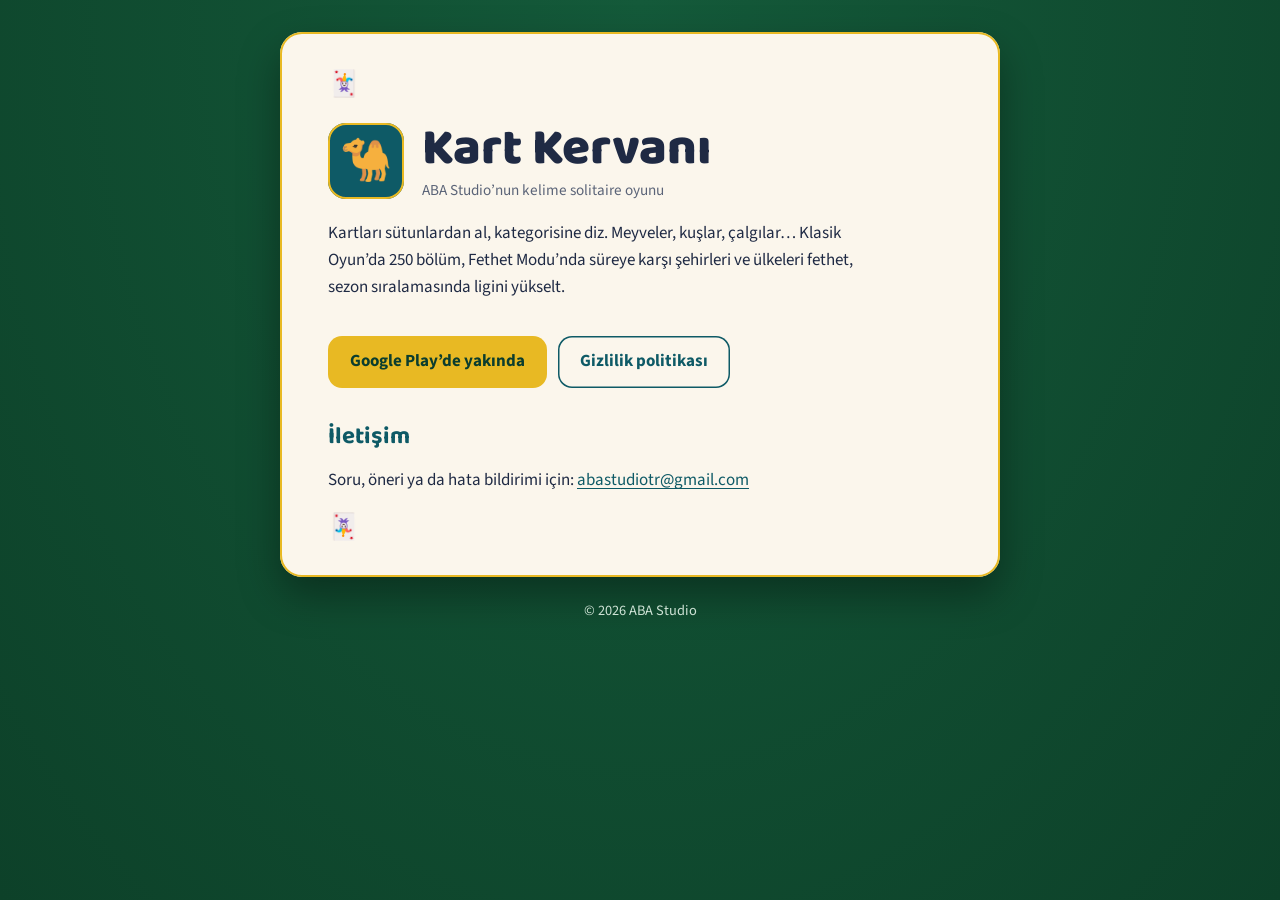
<file: index.html>
<!doctype html>
<html lang="tr">
<head>
<meta charset="utf-8">
<meta name="viewport" content="width=device-width, initial-scale=1">
<title>Kart Kervanı: Kelime Solitaire – ABA Studio</title>
<meta name="description" content="Kart Kervanı: kelimeleri kategorilerine dizdiğin Türkçe bir kelime solitaire oyunu.">
<link rel="preconnect" href="https://fonts.googleapis.com">
<link rel="preconnect" href="https://fonts.gstatic.com" crossorigin>
<link href="https://fonts.googleapis.com/css2?family=Baloo+2:wght@700;800&family=Source+Sans+3:wght@400;600&display=swap" rel="stylesheet">
<link rel="stylesheet" href="stil.css">
</head>
<body>
<main class="kart">
  <div class="kose" aria-hidden="true">🃏</div>

  <div class="uygulama">
    <div class="ikon" aria-hidden="true">🐪</div>
    <div>
      <h1>Kart Kervanı</h1>
      <p class="alt-yazi" style="margin:0">ABA Studio’nun kelime solitaire oyunu</p>
    </div>
  </div>

  <p>Kartları sütunlardan al, kategorisine diz. Meyveler, kuşlar, çalgılar… Klasik Oyun’da 250 bölüm,
     Fethet Modu’nda süreye karşı şehirleri ve ülkeleri fethet, sezon sıralamasında ligini yükselt.</p>

  <a class="dugme" href="#" aria-disabled="true">Google Play’de yakında</a>
  <a class="dugme soluk" href="gizlilik.html">Gizlilik politikası</a>

  <h2>İletişim</h2>
  <p>Soru, öneri ya da hata bildirimi için: <a href="mailto:abastudiotr@gmail.com">abastudiotr@gmail.com</a></p>

  <div class="kose alt" aria-hidden="true">🃏</div>
</main>
<footer>© 2026 ABA Studio</footer>
</body>
</html>
</file>
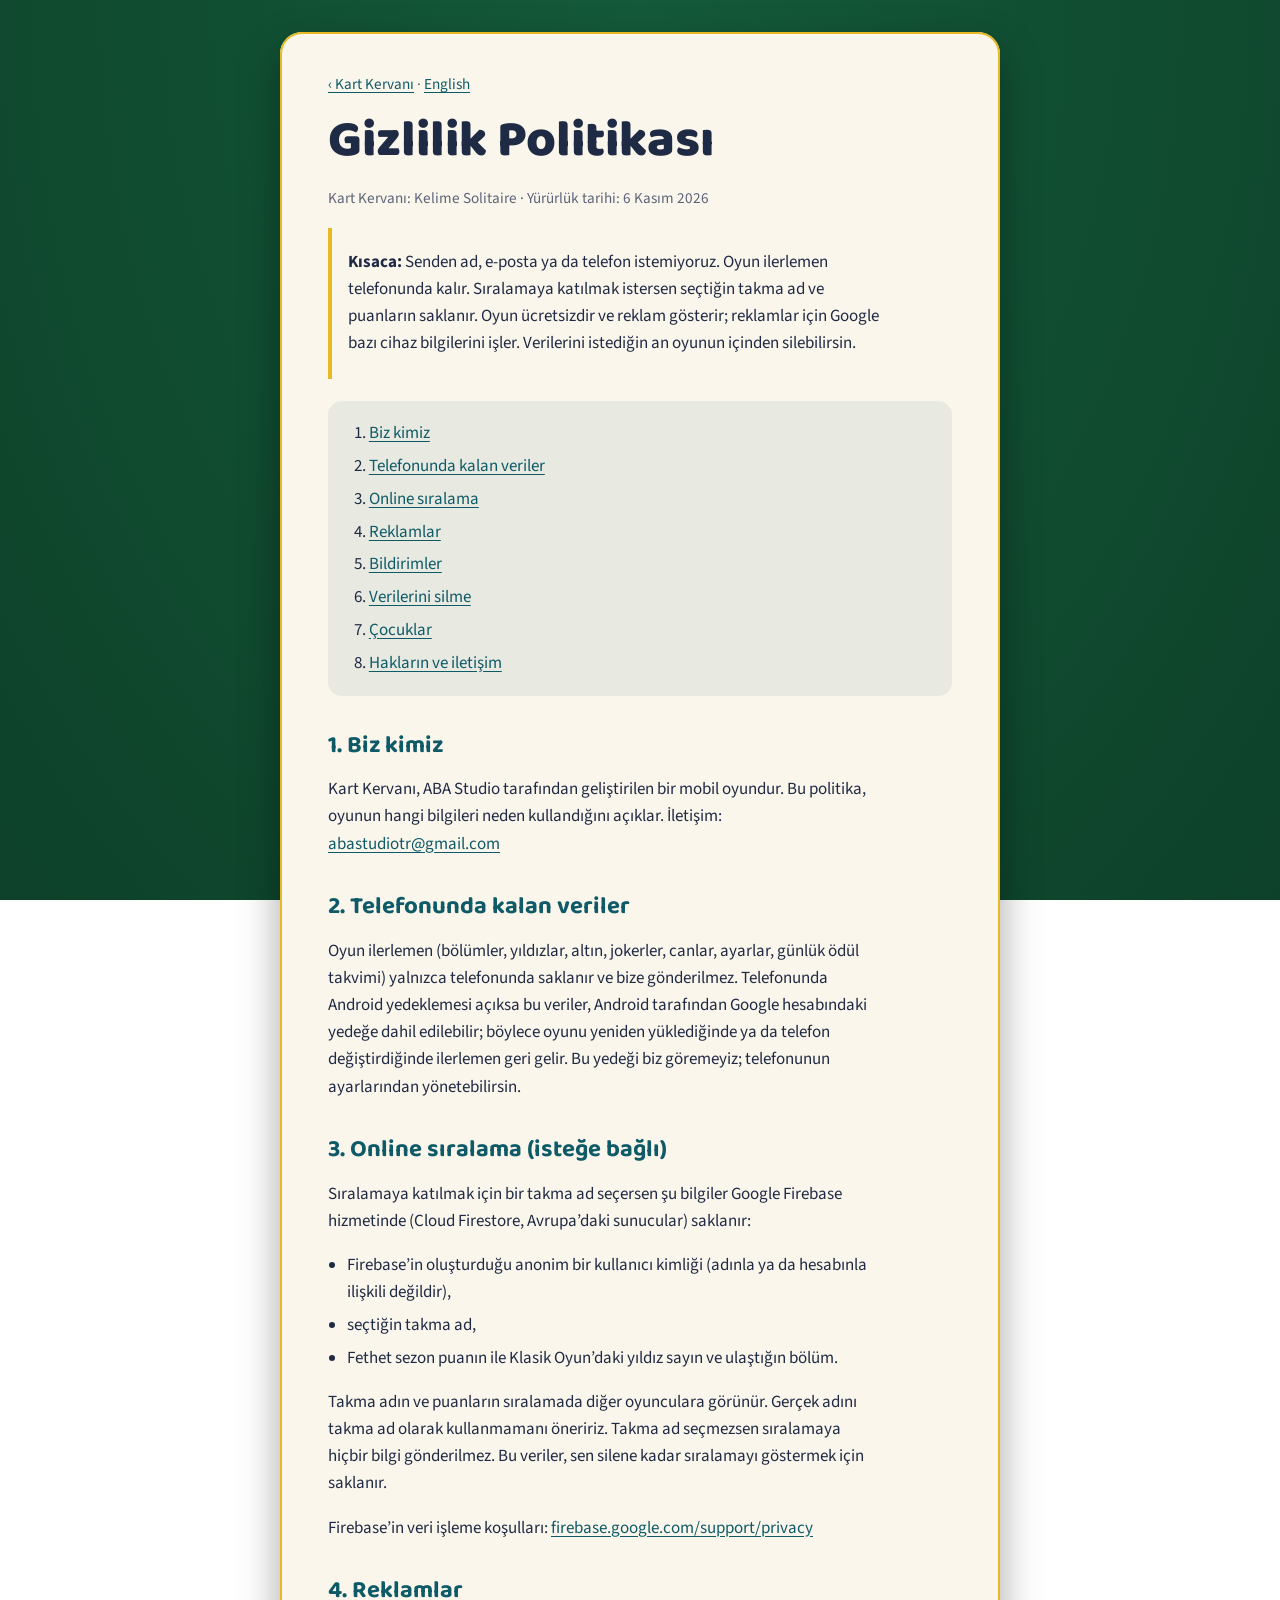
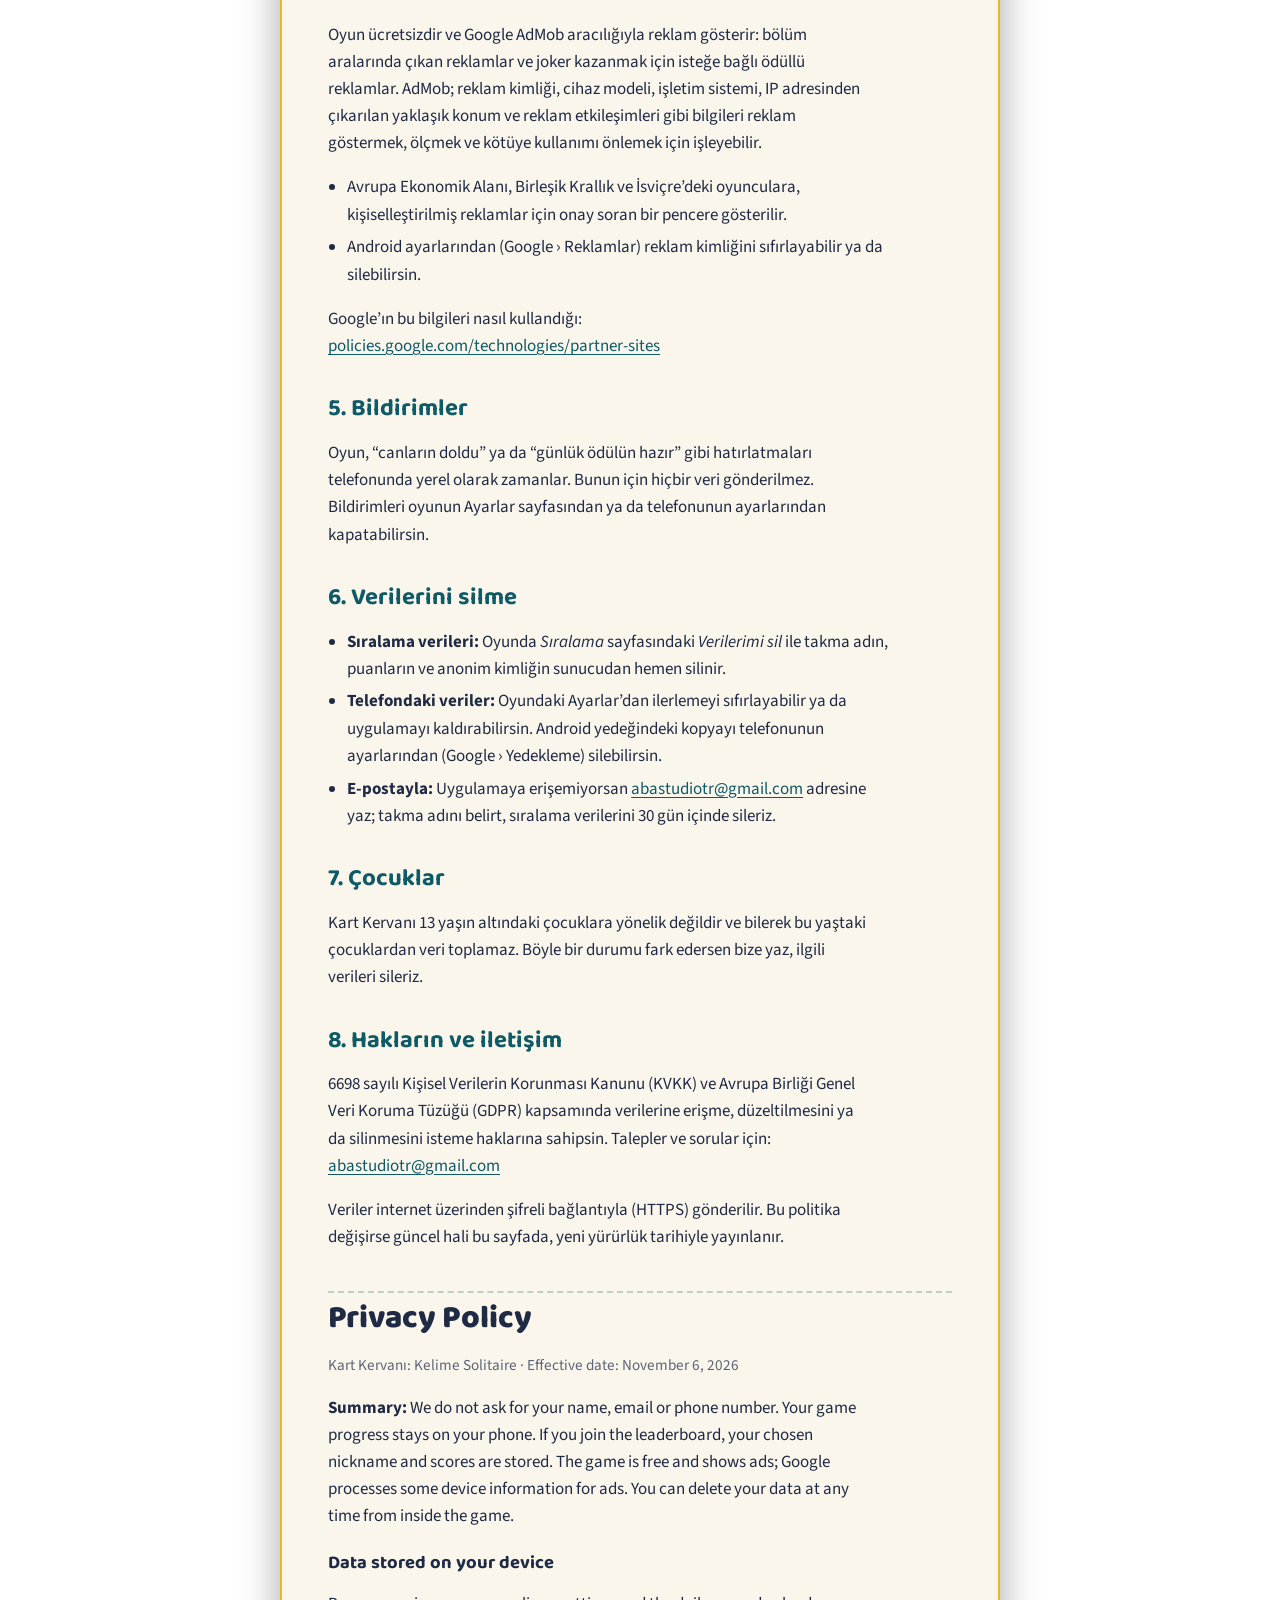
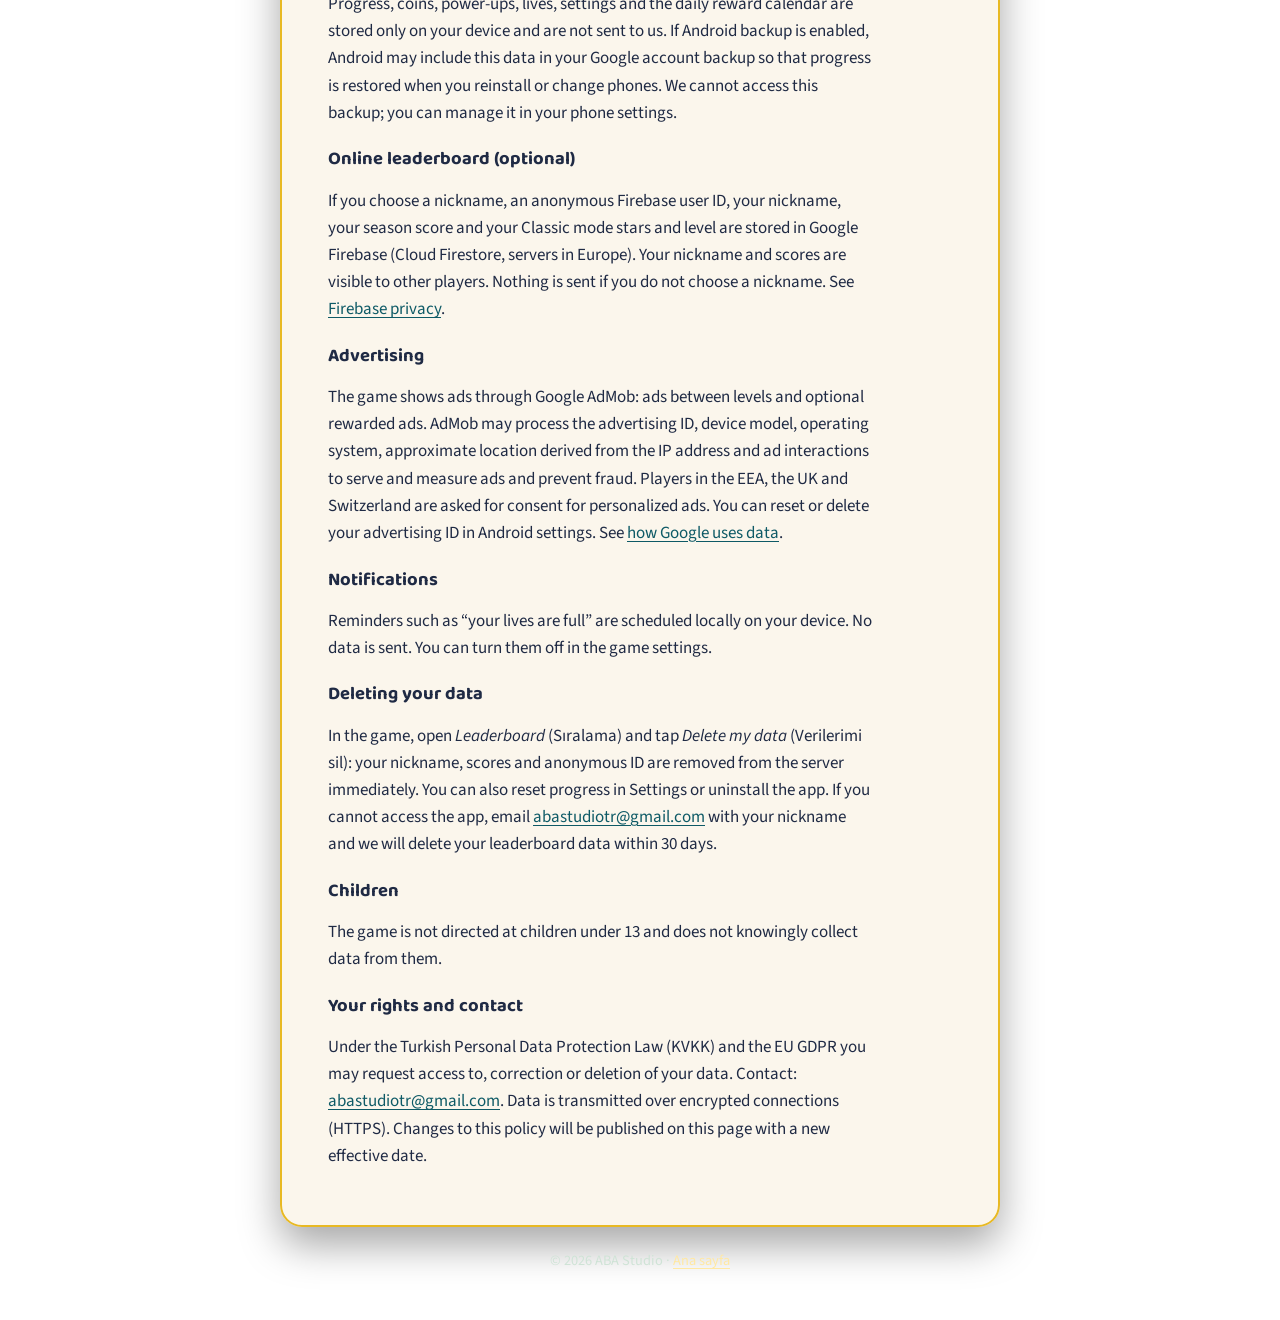
<file: gizlilik.html>
<!doctype html>
<html lang="tr">
<head>
<meta charset="utf-8">
<meta name="viewport" content="width=device-width, initial-scale=1">
<title>Gizlilik Politikası – Kart Kervanı</title>
<meta name="description" content="Kart Kervanı: Kelime Solitaire gizlilik politikası ve veri silme bilgileri.">
<link rel="preconnect" href="https://fonts.googleapis.com">
<link rel="preconnect" href="https://fonts.gstatic.com" crossorigin>
<link href="https://fonts.googleapis.com/css2?family=Baloo+2:wght@700;800&family=Source+Sans+3:wght@400;600&display=swap" rel="stylesheet">
<link rel="stylesheet" href="stil.css">
</head>
<body>
<main class="kart">
  <p class="alt-yazi" style="margin-top:0"><a href="index.html">‹ Kart Kervanı</a> · <a href="#en">English</a></p>
  <h1>Gizlilik Politikası</h1>
  <p class="alt-yazi">Kart Kervanı: Kelime Solitaire · Yürürlük tarihi: 6 Kasım 2026</p>

  <div class="ozet">
    <p><strong>Kısaca:</strong> Senden ad, e-posta ya da telefon istemiyoruz. Oyun ilerlemen telefonunda kalır.
    Sıralamaya katılmak istersen seçtiğin takma ad ve puanların saklanır. Oyun ücretsizdir ve reklam gösterir;
    reklamlar için Google bazı cihaz bilgilerini işler. Verilerini istediğin an oyunun içinden silebilirsin.</p>
  </div>

  <nav class="icindekiler" aria-label="İçindekiler">
    <ol>
      <li><a href="#biz">Biz kimiz</a></li>
      <li><a href="#cihaz">Telefonunda kalan veriler</a></li>
      <li><a href="#siralama">Online sıralama</a></li>
      <li><a href="#reklam">Reklamlar</a></li>
      <li><a href="#bildirim">Bildirimler</a></li>
      <li><a href="#veri-silme">Verilerini silme</a></li>
      <li><a href="#cocuklar">Çocuklar</a></li>
      <li><a href="#haklar">Hakların ve iletişim</a></li>
    </ol>
  </nav>

  <h2 id="biz">1. Biz kimiz</h2>
  <p>Kart Kervanı, ABA Studio tarafından geliştirilen bir mobil oyundur. Bu politika, oyunun hangi bilgileri
  neden kullandığını açıklar. İletişim: <a href="mailto:abastudiotr@gmail.com">abastudiotr@gmail.com</a></p>

  <h2 id="cihaz">2. Telefonunda kalan veriler</h2>
  <p>Oyun ilerlemen (bölümler, yıldızlar, altın, jokerler, canlar, ayarlar, günlük ödül takvimi) yalnızca
  telefonunda saklanır ve bize gönderilmez. Telefonunda Android yedeklemesi açıksa bu veriler, Android tarafından
  Google hesabındaki yedeğe dahil edilebilir; böylece oyunu yeniden yüklediğinde ya da telefon değiştirdiğinde ilerlemen
  geri gelir. Bu yedeği biz göremeyiz; telefonunun ayarlarından yönetebilirsin.</p>

  <h2 id="siralama">3. Online sıralama (isteğe bağlı)</h2>
  <p>Sıralamaya katılmak için bir takma ad seçersen şu bilgiler Google Firebase hizmetinde
  (Cloud Firestore, Avrupa’daki sunucular) saklanır:</p>
  <ul>
    <li>Firebase’in oluşturduğu anonim bir kullanıcı kimliği (adınla ya da hesabınla ilişkili değildir),</li>
    <li>seçtiğin takma ad,</li>
    <li>Fethet sezon puanın ile Klasik Oyun’daki yıldız sayın ve ulaştığın bölüm.</li>
  </ul>
  <p>Takma adın ve puanların sıralamada diğer oyunculara görünür. Gerçek adını takma ad olarak kullanmamanı öneririz.
  Takma ad seçmezsen sıralamaya hiçbir bilgi gönderilmez. Bu veriler, sen silene kadar sıralamayı göstermek için saklanır.</p>
  <p>Firebase’in veri işleme koşulları: <a href="https://firebase.google.com/support/privacy">firebase.google.com/support/privacy</a></p>

  <h2 id="reklam">4. Reklamlar</h2>
  <p>Oyun ücretsizdir ve Google AdMob aracılığıyla reklam gösterir: bölüm aralarında çıkan reklamlar ve joker
  kazanmak için isteğe bağlı ödüllü reklamlar. AdMob; reklam kimliği, cihaz modeli, işletim sistemi, IP adresinden çıkarılan yaklaşık konum
  ve reklam etkileşimleri gibi bilgileri reklam göstermek, ölçmek ve kötüye kullanımı önlemek için işleyebilir.</p>
  <ul>
    <li>Avrupa Ekonomik Alanı, Birleşik Krallık ve İsviçre’deki oyunculara, kişiselleştirilmiş reklamlar için
    onay soran bir pencere gösterilir.</li>
    <li>Android ayarlarından (Google › Reklamlar) reklam kimliğini sıfırlayabilir ya da silebilirsin.</li>
  </ul>
  <p>Google’ın bu bilgileri nasıl kullandığı: <a href="https://policies.google.com/technologies/partner-sites">policies.google.com/technologies/partner-sites</a></p>

  <h2 id="bildirim">5. Bildirimler</h2>
  <p>Oyun, “canların doldu” ya da “günlük ödülün hazır” gibi hatırlatmaları telefonunda yerel olarak zamanlar.
  Bunun için hiçbir veri gönderilmez. Bildirimleri oyunun Ayarlar sayfasından ya da telefonunun ayarlarından kapatabilirsin.</p>

  <h2 id="veri-silme">6. Verilerini silme</h2>
  <ul>
    <li><strong>Sıralama verileri:</strong> Oyunda <em>Sıralama</em> sayfasındaki <em>Verilerimi sil</em> ile takma adın,
    puanların ve anonim kimliğin sunucudan hemen silinir.</li>
    <li><strong>Telefondaki veriler:</strong> Oyundaki Ayarlar’dan ilerlemeyi sıfırlayabilir ya da uygulamayı kaldırabilirsin.
    Android yedeğindeki kopyayı telefonunun ayarlarından (Google › Yedekleme) silebilirsin.</li>
    <li><strong>E-postayla:</strong> Uygulamaya erişemiyorsan <a href="mailto:abastudiotr@gmail.com?subject=Veri%20silme%20talebi">abastudiotr@gmail.com</a>
    adresine yaz; takma adını belirt, sıralama verilerini 30 gün içinde sileriz.</li>
  </ul>

  <h2 id="cocuklar">7. Çocuklar</h2>
  <p>Kart Kervanı 13 yaşın altındaki çocuklara yönelik değildir ve bilerek bu yaştaki çocuklardan veri toplamaz.
  Böyle bir durumu fark edersen bize yaz, ilgili verileri sileriz.</p>

  <h2 id="haklar">8. Hakların ve iletişim</h2>
  <p>6698 sayılı Kişisel Verilerin Korunması Kanunu (KVKK) ve Avrupa Birliği Genel Veri Koruma Tüzüğü (GDPR) kapsamında
  verilerine erişme, düzeltilmesini ya da silinmesini isteme haklarına sahipsin. Talepler ve sorular için:
  <a href="mailto:abastudiotr@gmail.com">abastudiotr@gmail.com</a></p>
  <p>Veriler internet üzerinden şifreli bağlantıyla (HTTPS) gönderilir. Bu politika değişirse güncel hali bu sayfada,
  yeni yürürlük tarihiyle yayınlanır.</p>

  <hr style="border:none;border-top:2px dashed rgba(14,90,102,.25);margin:40px 0 8px">

  <section id="en" lang="en">
    <h1 style="font-size:2rem">Privacy Policy</h1>
    <p class="alt-yazi">Kart Kervanı: Kelime Solitaire · Effective date: November 6, 2026</p>
    <p><strong>Summary:</strong> We do not ask for your name, email or phone number. Your game progress stays on your phone.
    If you join the leaderboard, your chosen nickname and scores are stored. The game is free and shows ads; Google processes
    some device information for ads. You can delete your data at any time from inside the game.</p>

    <h3>Data stored on your device</h3>
    <p>Progress, coins, power-ups, lives, settings and the daily reward calendar are stored only on your device and are not sent to us.
    If Android backup is enabled, Android may include this data in your Google account backup so that progress is restored when you
    reinstall or change phones. We cannot access this backup; you can manage it in your phone settings.</p>

    <h3>Online leaderboard (optional)</h3>
    <p>If you choose a nickname, an anonymous Firebase user ID, your nickname, your season score and your Classic mode stars and level
    are stored in Google Firebase (Cloud Firestore, servers in Europe). Your nickname and scores are visible to other players.
    Nothing is sent if you do not choose a nickname. See <a href="https://firebase.google.com/support/privacy">Firebase privacy</a>.</p>

    <h3>Advertising</h3>
    <p>The game shows ads through Google AdMob: ads between levels and optional rewarded ads. AdMob may process the advertising ID, device model,
    operating system, approximate location derived from the IP address and ad interactions to serve and measure ads and prevent fraud.
    Players in the EEA, the UK and Switzerland are asked for consent for personalized ads. You can reset or delete your advertising ID
    in Android settings. See <a href="https://policies.google.com/technologies/partner-sites">how Google uses data</a>.</p>

    <h3>Notifications</h3>
    <p>Reminders such as “your lives are full” are scheduled locally on your device. No data is sent. You can turn them off in the game settings.</p>

    <h3 id="data-deletion">Deleting your data</h3>
    <p>In the game, open <em>Leaderboard</em> (Sıralama) and tap <em>Delete my data</em> (Verilerimi sil): your nickname, scores and
    anonymous ID are removed from the server immediately. You can also reset progress in Settings or uninstall the app. If you cannot
    access the app, email <a href="mailto:abastudiotr@gmail.com?subject=Data%20deletion%20request">abastudiotr@gmail.com</a> with your
    nickname and we will delete your leaderboard data within 30 days.</p>

    <h3>Children</h3>
    <p>The game is not directed at children under 13 and does not knowingly collect data from them.</p>

    <h3>Your rights and contact</h3>
    <p>Under the Turkish Personal Data Protection Law (KVKK) and the EU GDPR you may request access to, correction or deletion of your data.
    Contact: <a href="mailto:abastudiotr@gmail.com">abastudiotr@gmail.com</a>. Data is transmitted over encrypted connections (HTTPS).
    Changes to this policy will be published on this page with a new effective date.</p>
  </section>
</main>
<footer>© 2026 ABA Studio · <a href="index.html">Ana sayfa</a></footer>
</body>
</html>
</file>
<file: stil.css>
/* ABA Studio – ortak stil. Sayfa: yeşil oyun masası üstünde krem bir kart. */
:root {
  --masa: #145A3A;
  --masa-koyu: #0D4129;
  --cini: #0E5A66;
  --altin: #E8B923;
  --kart: #FBF6EC;
  --murekkep: #1F2A44;
  --soluk: #5B6478;
  color-scheme: light;
}
@media (prefers-color-scheme: dark) {
  :root:not([data-theme="light"]) {
    --masa: #0C3A25;
    --masa-koyu: #072617;
    --kart: #1E2A2B;
    --murekkep: #EDE6D6;
    --soluk: #A9B4AE;
    --cini: #5FB8C2;
    color-scheme: dark;
  }
}
:root[data-theme="dark"] {
  --masa: #0C3A25; --masa-koyu: #072617; --kart: #1E2A2B;
  --murekkep: #EDE6D6; --soluk: #A9B4AE; --cini: #5FB8C2; color-scheme: dark;
}

* { box-sizing: border-box; }
html { scroll-behavior: smooth; }
@media (prefers-reduced-motion: reduce) { html { scroll-behavior: auto; } }

body {
  margin: 0;
  min-height: 100vh;
  background: radial-gradient(ellipse at 50% 0%, var(--masa) 0%, var(--masa-koyu) 100%) fixed;
  color: var(--murekkep);
  font: 17px/1.6 "Source Sans 3", "Segoe UI", Roboto, Arial, sans-serif;
  padding: 32px 16px 48px;
}

.kart {
  max-width: 720px;
  margin: 0 auto;
  background: var(--kart);
  border-radius: 22px;
  padding: 40px clamp(20px, 5vw, 48px);
  box-shadow: 0 0 0 2px var(--altin) inset, 0 18px 40px rgba(0, 0, 0, .35);
}

h1, h2, h3 {
  font-family: "Baloo 2", "Segoe UI", Roboto, Arial, sans-serif;
  line-height: 1.15;
  margin: 0;
}
h1 { font-size: clamp(2.2rem, 7vw, 3.2rem); font-weight: 800; }
h2 { font-size: 1.5rem; font-weight: 700; margin-top: 2.2rem; color: var(--cini); }
h3 { font-size: 1.15rem; font-weight: 700; margin-top: 1.4rem; }
p, li { max-width: 68ch; }
ul { padding-left: 1.2rem; }
li { margin: .35rem 0; }

a { color: var(--cini); text-underline-offset: 3px; }
a:focus-visible { outline: 3px solid var(--altin); outline-offset: 3px; border-radius: 4px; }

.alt-yazi { color: var(--soluk); font-size: .95rem; }

/* Ana sayfa: kart köşelerinde iskambil gibi küçük simgeler */
.kose { font-size: 1.6rem; line-height: 1; color: var(--cini); }
.kose.alt { text-align: right; transform: rotate(180deg); }

.uygulama { display: flex; gap: 18px; align-items: center; margin: 22px 0 8px; }
.ikon {
  flex: none; width: 76px; height: 76px; border-radius: 18px;
  background: var(--cini); display: grid; place-items: center; font-size: 42px;
  box-shadow: 0 0 0 2px var(--altin) inset;
}
.dugme {
  display: inline-block; margin-top: 18px; padding: 12px 22px; border-radius: 14px;
  background: var(--altin); color: #0B3D2E; font-weight: 700; text-decoration: none;
}
.dugme.soluk { background: transparent; color: var(--cini); box-shadow: 0 0 0 1.5px var(--cini) inset; margin-left: 8px; }

/* Politika: içindekiler */
.icindekiler { background: rgba(14, 90, 102, .08); border-radius: 14px; padding: 14px 20px; margin: 22px 0; }
.icindekiler ol { margin: 0; padding-left: 1.3rem; }
.ozet { border-left: 4px solid var(--altin); padding: 4px 0 4px 16px; margin: 18px 0; }

footer { max-width: 720px; margin: 22px auto 0; text-align: center; color: #CFE3D6; font-size: .9rem; }
footer a { color: #FFE8A3; }
</file>
